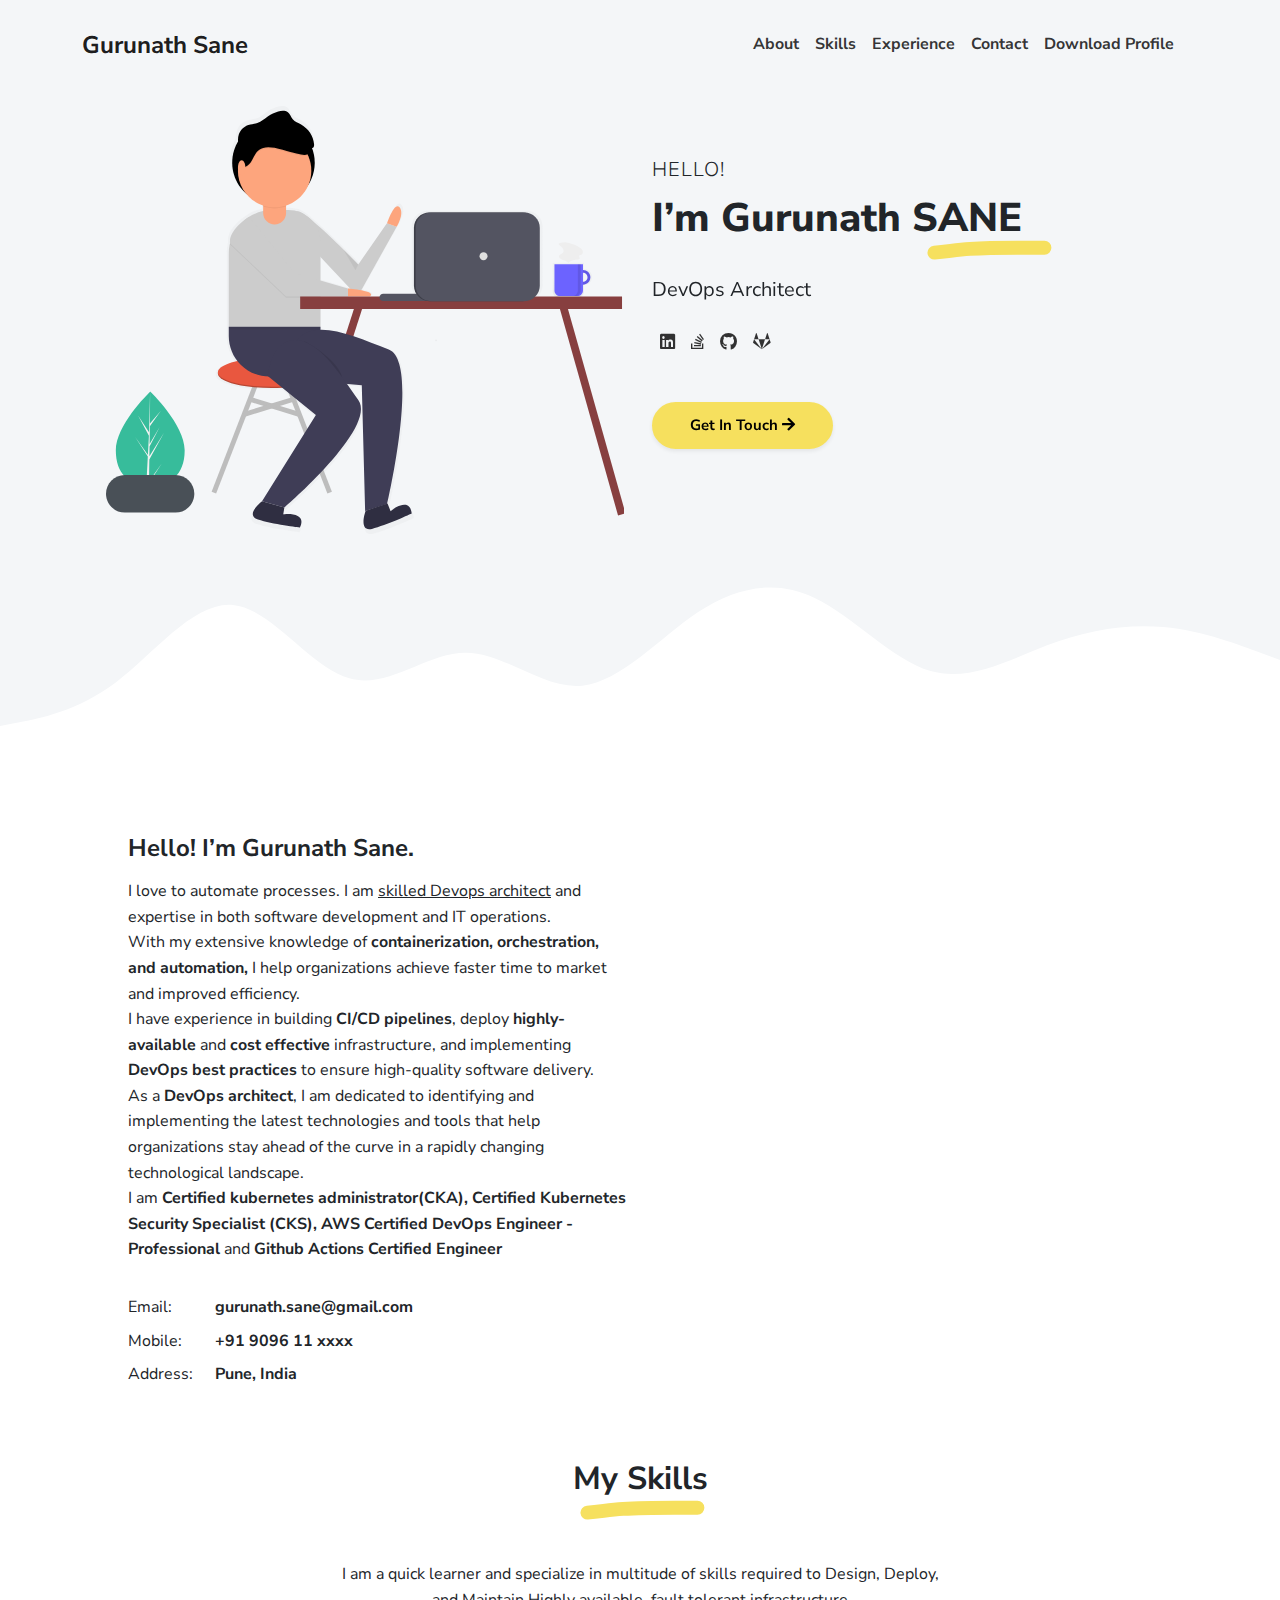
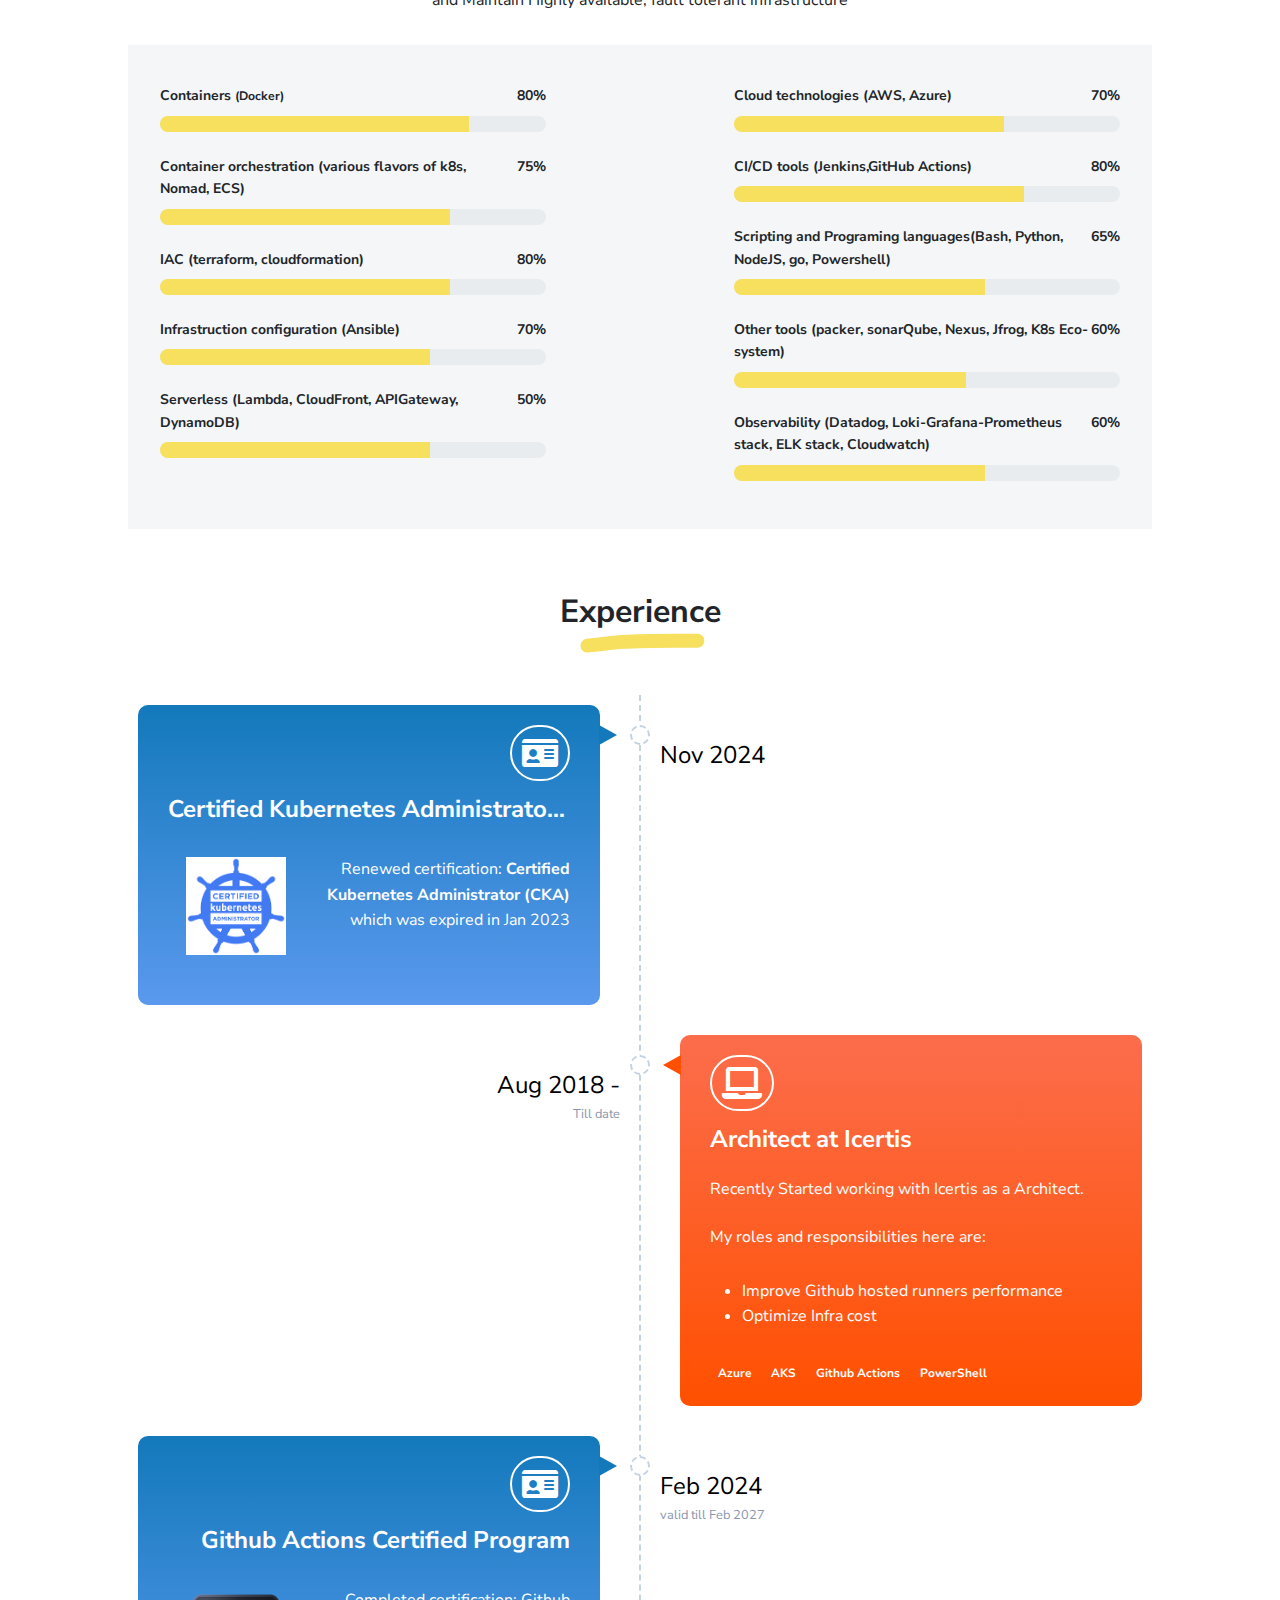
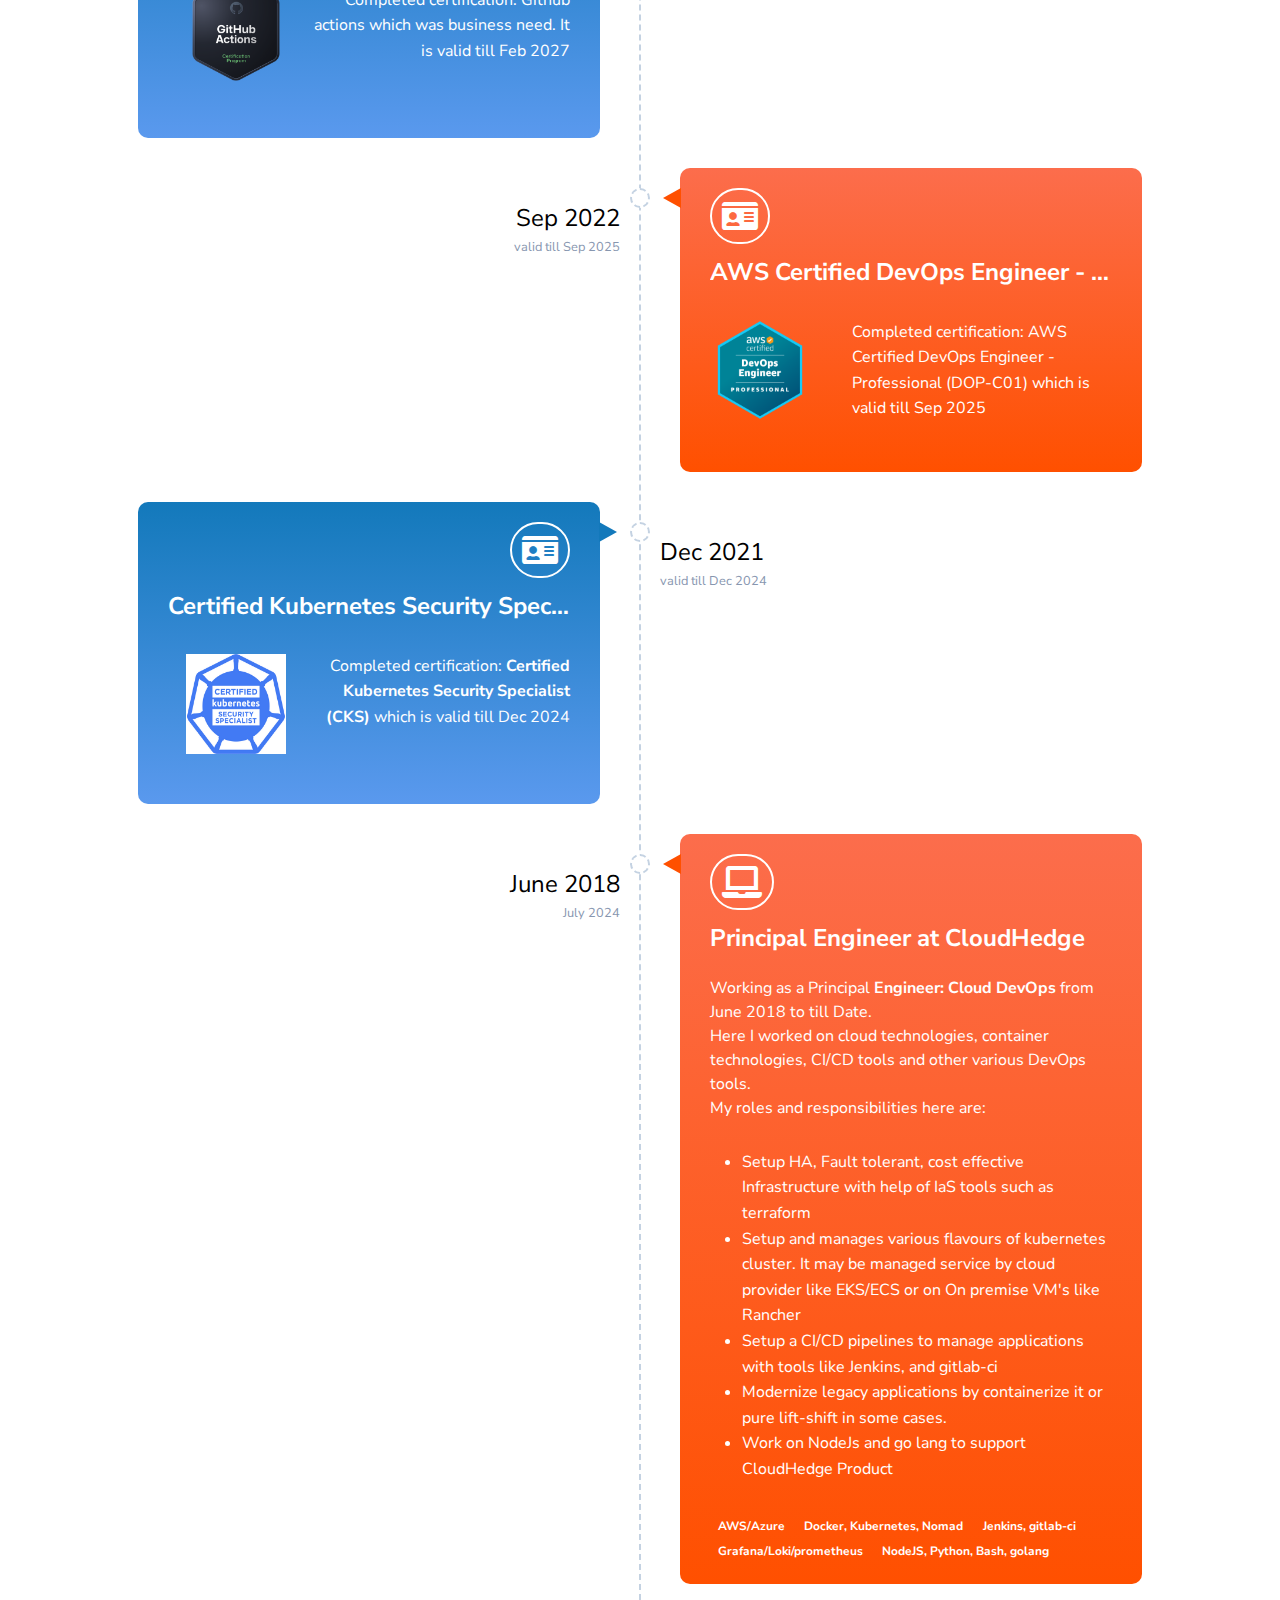
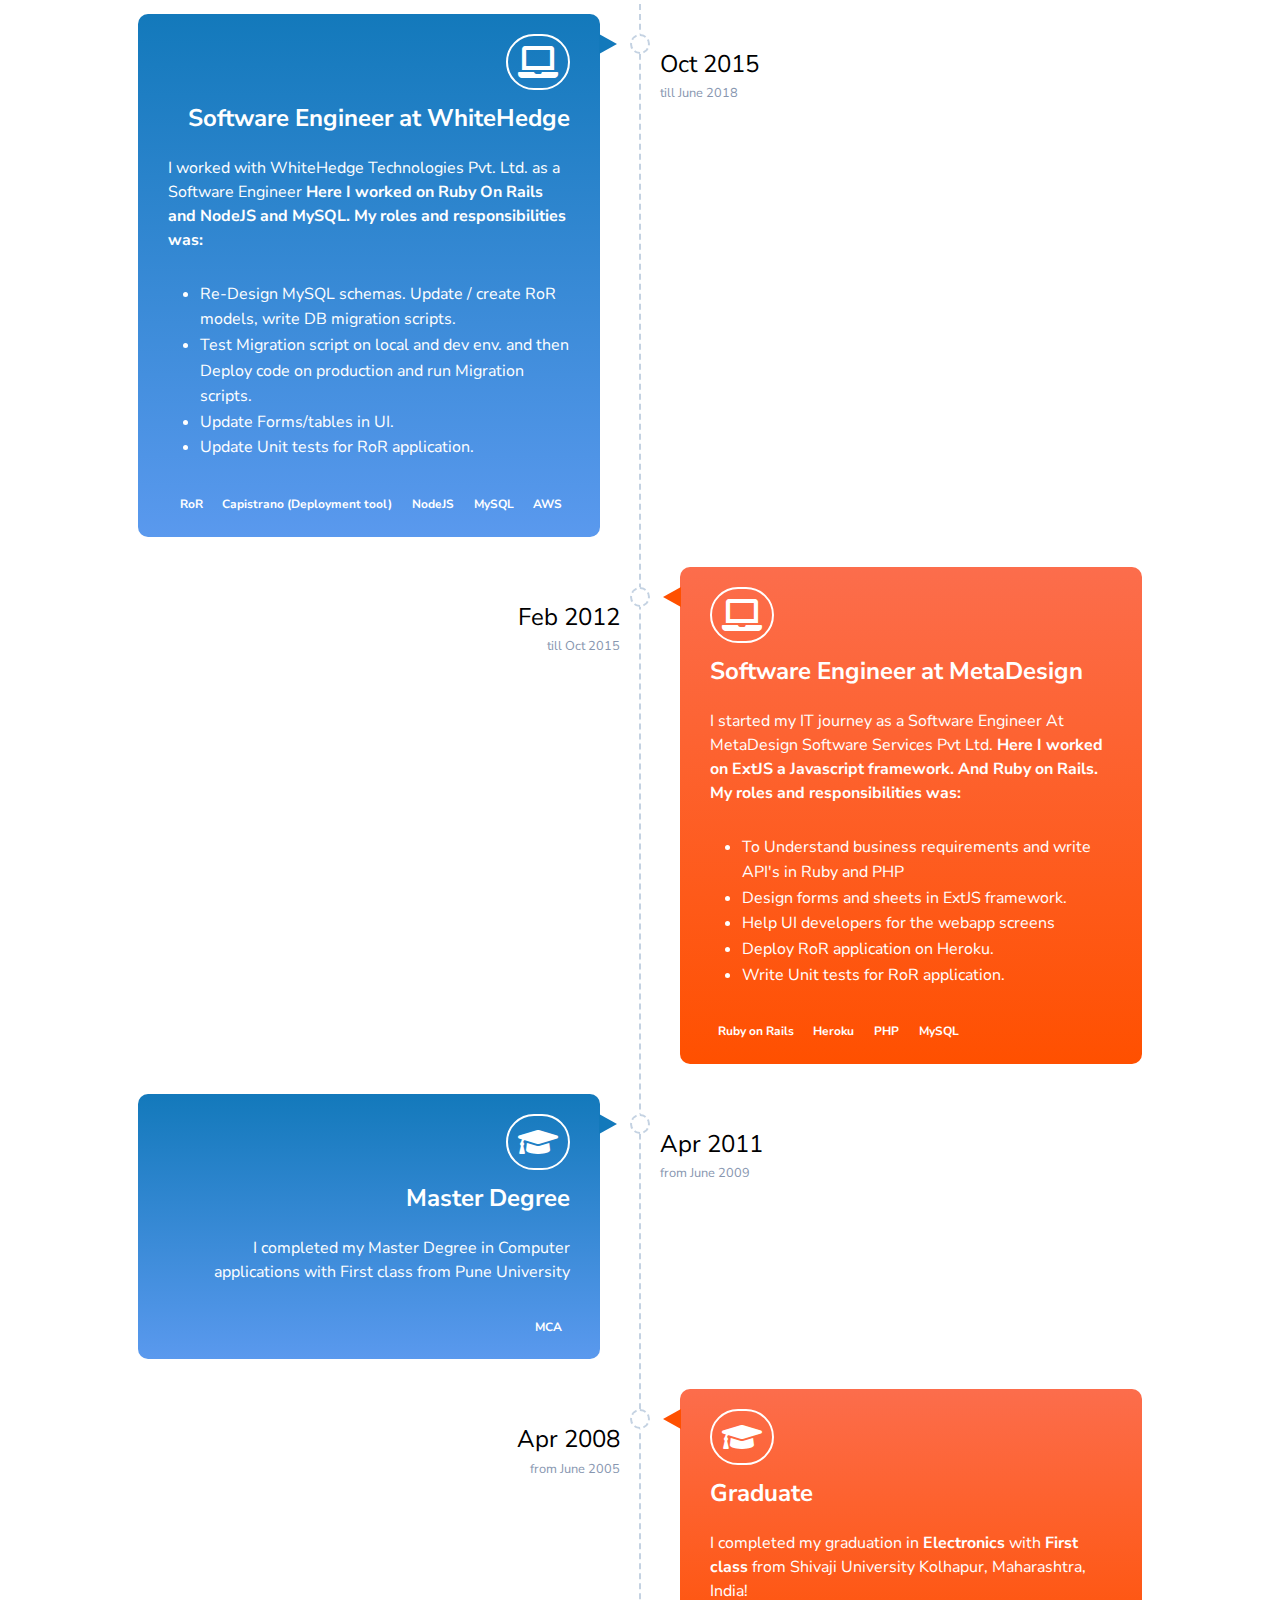
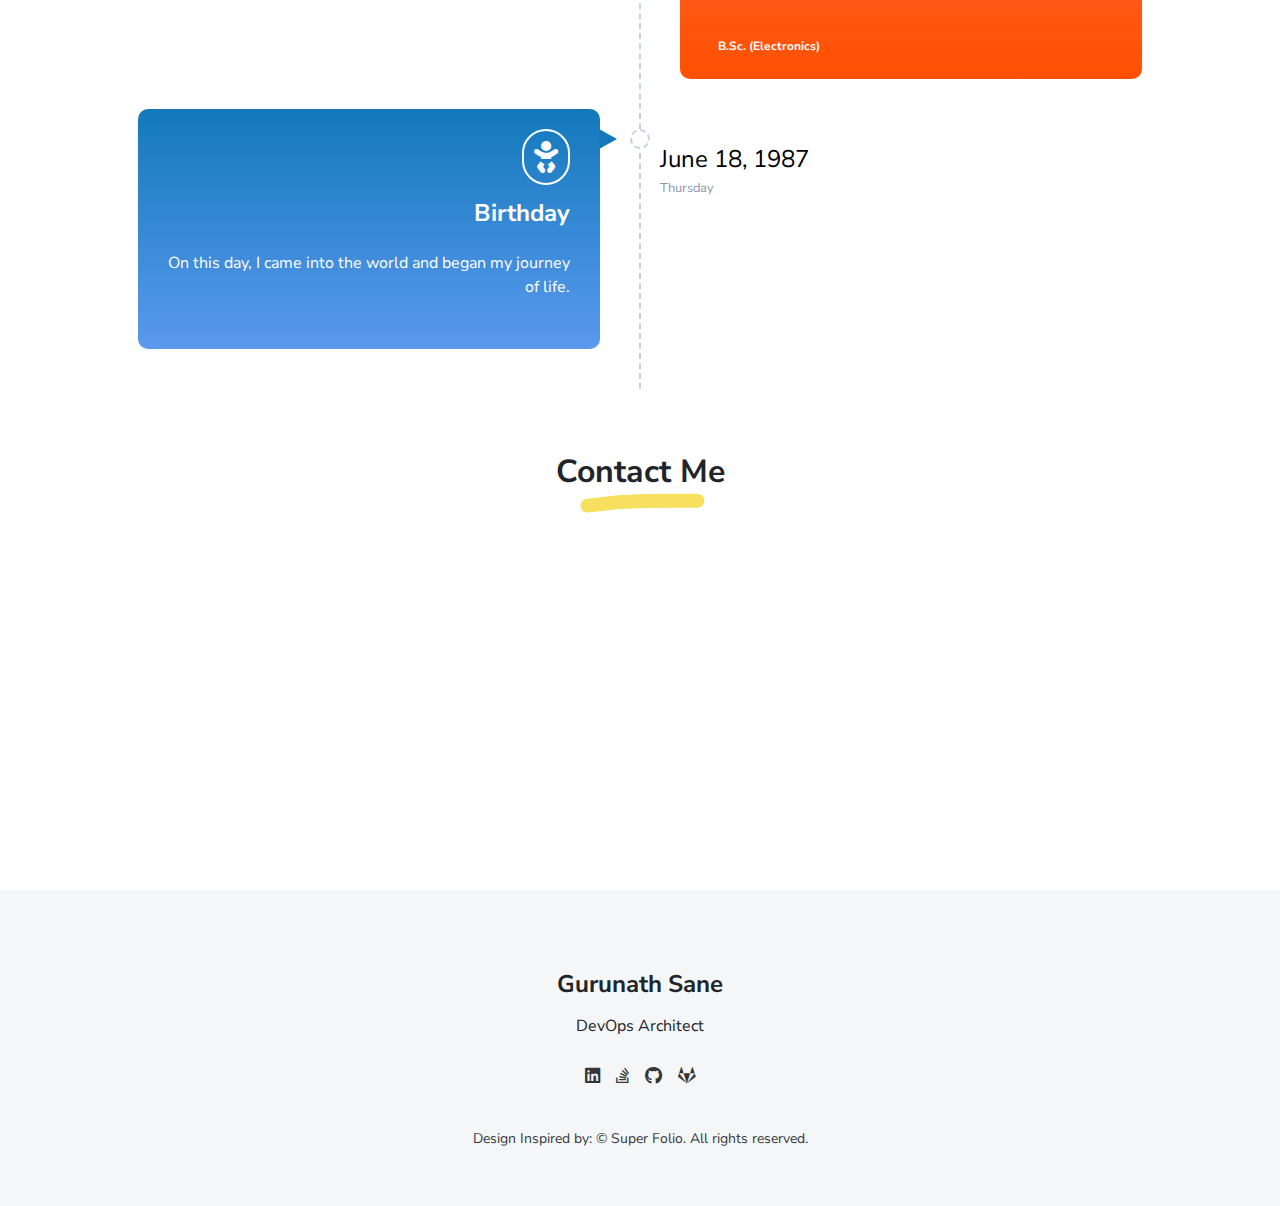
<file: index.html>
<!DOCTYPE html>
<!-- upto 2 directory depth-->
<html lang="en-US">

<head>
  <meta charset="UTF-8">
  <meta http-equiv="X-UA-Compatible" content="IE=edge">
  <meta name="viewport" content="width=device-width, initial-scale=1">
  <title>Gurunath Sane</title>
  <link rel="icon" type="./images/favicon.png" href="/images/favicon.ico">
  <link rel="preconnect" href="https://fonts.gstatic.com" crossorigin="crossorigin" />
  <link rel="preload" as="style"
    href="https://fonts.googleapis.com/css2?family=Nunito+Sans:wght@300;400;700;800&amp;display=swap" />
  <link rel="stylesheet"
    href="https://fonts.googleapis.com/css2?family=Nunito+Sans:wght@300;400;700;800&amp;display=swap" media="print"
    onload="this.media='all'" />
  <noscript>
    <link rel="stylesheet"
      href="https://fonts.googleapis.com/css2?family=Nunito+Sans:wght@300;400;700;800&amp;display=swap" />
  </noscript>
  <link href="./css/font-awesome/css/all.min.css?ver=1.2.0" rel="stylesheet">
  <link href="./css/bootstrap-icons/bootstrap-icons.css?ver=1.2.0" rel="stylesheet">
  <link href="./css/bootstrap.min.css?ver=1.2.0" rel="stylesheet">
  <link href="./css/aos.css?ver=1.2.0" rel="stylesheet">
  <link href="./css/main.css?ver=1.2.0" rel="stylesheet">
  <link href="./css/custom.css" rel="stylesheet">
  <noscript>
    <style type="text/css">
      [data-aos] {
        opacity: 1 !important;
        transform: translate(0) scale(1) !important;
      }
    </style>
  </noscript>
</head>

<body id="top">
  <header class="bg-light">
    <nav class="navbar navbar-expand-lg navbar-light bg-light" id="header-nav" role="navigation">
      <div class="container"><a class="link-dark navbar-brand site-title mb-0" href="#">Gurunath Sane</a>
        <button class="navbar-toggler" type="button" data-bs-toggle="collapse" data-bs-target="#navbarSupportedContent"
          aria-controls="navbarSupportedContent" aria-expanded="false" aria-label="Toggle navigation"><span
            class="navbar-toggler-icon"></span></button>
        <div class="collapse navbar-collapse" id="navbarSupportedContent">
          <ul class="navbar-nav ms-auto me-2">
            <li class="nav-item"><a class="nav-link" href="#about">About</a></li>
            <!-- <li class="nav-item"><a class="nav-link" href="#services">Services</a></li> -->
            <li class="nav-item"><a class="nav-link" href="#skills">Skills</a></li>
            <!-- <li class="nav-item"><a class="nav-link" href="#portfolio">Portfolio</a></li> -->
            <li class="nav-item"><a class="nav-link" href="#experience">Experience</a></li>
            <li class="nav-item"><a class="nav-link" href="#contact">Contact</a></li>
            <li class="nav-item"><a class="nav-link" href="./Gurunath_Sane.pdf" target="_blank">Download Profile</a></li>
          </ul>
        </div>
      </div>
    </nav>
  </header>
  <div class="page-content">
    <div id="content">
      <header>
        <div class="cover bg-light">
          <div class="container px-3">
            <div class="row">
              <div class="col-lg-6 p-2"><img class="img-fluid" src="images/illustrations/hello3.svg" alt="hello" />
              </div>
              <div class="col-lg-6">
                <div class="mt-5">
                  <p class="lead text-uppercase mb-1">Hello!</p>
                  <h1 class="intro-title marker" data-aos="fade-left" data-aos-delay="50">I’m Gurunath SANE</h1>
                  <p class="lead fw-normal mt-3" data-aos="fade-up" data-aos-delay="100">DevOps Architect</p>
                  <div class="social-nav" data-aos="fade-up" data-aos-delay="200">
                    <nav role="navigation">
                      <ul class="nav justify-content-left">
                        <li class="nav-item"><a class="nav-link"
                            href="https://www.linkedin.com/in/gurunath-sane-5a0a2a38/" title="LinkedIn"><i
                              class="fab fa-linkedin"></i><span class="menu-title sr-only">LinkedIn</span></a></li>
                        <li class="nav-item">
                          <a class="nav-link" href="https://stackoverflow.com/users/1736955/guru" title="StackOverflow">
                            <i class="fab fa-stack-overflow"></i><span class="menu-title sr-only">StackOverflow</span>
                          </a>
                        </li>
                        <li class="nav-item">
                          <a class="nav-link" href="https://github.com/gurunathsane" title="GitHub">
                            <i class="fab fa-github"></i><span class="menu-title sr-only">GitHub</span>
                          </a>
                        </li>
                        <li class="nav-item">
                          <a class="nav-link" href="https://gitlab.com/users/gurunathsane/projects" title="Gitlab">
                            <i class="fab fa-gitlab"></i><span class="menu-title sr-only">GitLab</span>
                          </a>
                        </li>
                        <!-- <li class="nav-item"><a class="nav-link" href="https://twitter.com/templateflip" title="Twitter"><i class="fab fa-twitter"></i><span class="menu-title sr-only">Twitter</span></a></li> -->
                        <!-- <li class="nav-item"><a class="nav-link" href="https://www.facebook.com/templateflip" title="Facebook"><i class="fab fa-facebook"></i><span class="menu-title sr-only">Facebook</span></a></li> -->
                        <!-- <li class="nav-item"><a class="nav-link" href="https://www.instagram.com/templateflip" title="Instagram"><i class="fab fa-instagram"></i><span class="menu-title sr-only">Instagram</span></a></li> -->
                      </ul>
                    </nav>
                  </div>
                  <div class="mt-3" data-aos="fade-up" data-aos-delay="200"><a
                      class="btn btn-primary shadow-sm mt-1 hover-effect" href="#contact">Get In Touch <i
                        class="fas fa-arrow-right"></i></a></div>
                </div>
              </div>
            </div>
          </div>
        </div>
        <div class="wave-bg"></div>
      </header>
      <div class="section pt-4 px-3 px-lg-4" id="about">
        <div class="container-narrow">
          <div class="row">
            <div class="col-md-6">
              <h2 class="h4 my-2">Hello! I’m Gurunath Sane.</h2>
              <p>
                I love to automate processes. I am <u>skilled Devops architect</u> and expertise in both software
                development and IT operations. <br />

                With my extensive knowledge of <b>containerization, orchestration, and automation, </b> I help
                organizations achieve faster time to market and improved efficiency. <br />

                I have experience in building <b>CI/CD pipelines</b>, deploy <b>highly-available</b> and <b>cost
                  effective</b> infrastructure, and implementing <b>DevOps best practices</b> to ensure high-quality
                software delivery. <br />

                As a <b>DevOps architect</b>, I am dedicated to identifying and implementing the latest technologies and
                tools that help organizations stay ahead of the curve in a rapidly changing technological landscape.
                <br />

                I am <b>Certified kubernetes administrator(CKA), Certified Kubernetes Security Specialist (CKS), AWS
                  Certified DevOps Engineer - Professional </b> and <b>Github Actions Certified Engineer</b>
              </p>
              <div class="row mt-3">
                <div class="col-sm-2">
                  <div class="pb-1">Email:</div>
                </div>
                <div class="col-sm-10">
                  <div class="pb-1 fw-bolder">gurunath.sane@gmail.com</div>
                </div>
                <div class="col-sm-2">
                  <div class="pb-1">Mobile:</div>
                </div>
                <div class="col-sm-10">
                  <div class="pb-1 fw-bolder">+91 9096 11 xxxx</div>
                </div>
                <div class="col-sm-2">
                  <div class="pb-1">Address:</div>
                </div>
                <div class="col-sm-10">
                  <div class="pb-1 fw-bolder">Pune, India</div>
                </div>
              </div>
            </div>
            <div class="col-md-5 offset-md-1" data-aos="fade-left" data-aos-delay="100"><img
                class="avatar img-fluid mt-2" src="images/gurunath.jpg" width="400" height="400" alt="Gurunath Sane" />
            </div>
          </div>
        </div>
      </div>
      <div class="section px-3 px-lg-4 pt-5" id="skills">
        <div class="container-narrow">
          <div class="text-center mb-5">
            <h2 class="marker marker-center">My Skills</h2>
          </div>
          <div class="text-center">
            <p class="mx-auto mb-3" style="max-width:600px">
              I am a quick learner and specialize in multitude of skills required to Design, Deploy, and Maintain Highly
              available, fault tolerant infrastructure</p>
          </div>
          <div class="bg-light p-3">
            <div class="row">
              <div class="col-md-5">
                <div class="py-1">
                  <div class="d-flex text-small fw-bolder"><span class="me-auto">Containers
                      <small>(Docker)</small></span><span>80%</span></div>
                  <div class="progress my-1">
                    <div class="progress-bar bg-primary" role="progressbar" data-aos="zoom-in-right"
                      data-aos-delay="100" data-aos-anchor=".skills-section" style="width: 80%" aria-valuenow="80"
                      aria-valuemin="0" aria-valuemax="100"></div>
                  </div>
                </div>
                <div class="py-1">
                  <div class="d-flex text-small fw-bolder"><span class="me-auto">Container orchestration (various
                      flavors of k8s, Nomad, ECS)</span><span>75%</span></div>
                  <div class="progress my-1">
                    <div class="progress-bar bg-primary" role="progressbar" data-aos="zoom-in-right"
                      data-aos-delay="200" data-aos-anchor=".skills-section" style="width: 75%" aria-valuenow="75"
                      aria-valuemin="0" aria-valuemax="100"></div>
                  </div>
                </div>
                <div class="py-1">
                  <div class="d-flex text-small fw-bolder"><span class="me-auto">IAC (terraform,
                      cloudformation)</span><span>80%</span></div>
                  <div class="progress my-1">
                    <div class="progress-bar bg-primary" role="progressbar" data-aos="zoom-in-right"
                      data-aos-delay="300" data-aos-anchor=".skills-section" style="width: 75%" aria-valuenow="75"
                      aria-valuemin="0" aria-valuemax="100"></div>
                  </div>
                </div>
                <div class="py-1">
                  <div class="d-flex text-small fw-bolder"><span class="me-auto">Infrastruction configuration
                      (Ansible)</span><span>70%</span></div>
                  <div class="progress my-1">
                    <div class="progress-bar bg-primary" role="progressbar" data-aos="zoom-in-right"
                      data-aos-delay="300" data-aos-anchor=".skills-section" style="width: 70%" aria-valuenow="70"
                      aria-valuemin="0" aria-valuemax="100"></div>
                  </div>
                </div>
                <div class="py-1">
                  <div class="d-flex text-small fw-bolder"><span class="me-auto">Serverless (Lambda, CloudFront, APIGateway, DynamoDB)</span><span>50%</span></div>
                  <div class="progress my-1">
                    <div class="progress-bar bg-primary" role="progressbar" data-aos="zoom-in-right"
                      data-aos-delay="300" data-aos-anchor=".skills-section" style="width: 70%" aria-valuenow="70"
                      aria-valuemin="0" aria-valuemax="100"></div>
                  </div>
                </div>
              </div>
              <div class="col-md-5 offset-md-2">
                <div class="py-1">
                  <div class="d-flex text-small fw-bolder"><span class="me-auto">Cloud technologies (AWS,
                      Azure)</span><span>70%</span></div>
                  <div class="progress my-1">
                    <div class="progress-bar bg-primary" role="progressbar" data-aos="zoom-in-right"
                      data-aos-delay="400" data-aos-anchor=".skills-section" style="width: 70%" aria-valuenow="70"
                      aria-valuemin="0" aria-valuemax="100"></div>
                  </div>
                </div>
                <div class="py-1">
                  <div class="d-flex text-small fw-bolder"><span class="me-auto">CI/CD tools (Jenkins,GitHub Actions)</span><span>80%</span></div>
                  <div class="progress my-1">
                    <div class="progress-bar bg-primary" role="progressbar" data-aos="zoom-in-right"
                      data-aos-delay="500" data-aos-anchor=".skills-section" style="width: 75%" aria-valuenow="75"
                      aria-valuemin="0" aria-valuemax="100"></div>
                  </div>
                </div>
                <div class="py-1">
                  <div class="d-flex text-small fw-bolder"><span class="me-auto">Scripting and Programing
                      languages(Bash, Python, NodeJS, go, Powershell)</span><span>65%</span></div>
                  <div class="progress my-1">
                    <div class="progress-bar bg-primary" role="progressbar" data-aos="zoom-in-right"
                      data-aos-delay="600" data-aos-anchor=".skills-section" style="width: 65%" aria-valuenow="65"
                      aria-valuemin="0" aria-valuemax="100"></div>
                  </div>
                </div>
                <div class="py-1">
                  <div class="d-flex text-small fw-bolder"><span class="me-auto">Other tools (packer, sonarQube, Nexus,
                      Jfrog, K8s Eco-system)</span><span>60%</span></div>
                  <div class="progress my-1">
                    <div class="progress-bar bg-primary" role="progressbar" data-aos="zoom-in-right"
                      data-aos-delay="600" data-aos-anchor=".skills-section" style="width: 60%" aria-valuenow="60"
                      aria-valuemin="0" aria-valuemax="100"></div>
                  </div>
                </div>
                <div class="py-1">
                  <div class="d-flex text-small fw-bolder"><span class="me-auto">Observability (Datadog, Loki-Grafana-Prometheus stack, ELK stack, Cloudwatch)</span><span>60%</span></div>
                  <div class="progress my-1">
                    <div class="progress-bar bg-primary" role="progressbar" data-aos="zoom-in-right"
                      data-aos-delay="600" data-aos-anchor=".skills-section" style="width: 65%" aria-valuenow="65"
                      aria-valuemin="0" aria-valuemax="100"></div>
                  </div>
                </div>
              </div>
            </div>
          </div>
        </div>
      </div>
      <div class="section px-3 px-lg-4 pt-5" id="experience">
        <div class="container-narrow">
          <div class="text-center mb-5">
            <h2 class="marker marker-center">Experience</h2>
          </div>

          <!-- Timeline start -->
          <div class="timeline">
            <div class="timeline-row">
              <div class="timeline-time">
                Nov 2024
              </div>
              <div class="timeline-dot green-two-bg"></div>
              <div class="timeline-content green-two">
                <i class="fa fa-id-card"></i>
                <h4>Certified Kubernetes Administrator (CKA) </h4>
                <p>
                <div class="row">
                  <div class="col-md-4">
                    <img src="./images/cka.png" style="width: 100px;">
                  </div>
                  <div class="col-md-8">
                    Renewed certification: <b>Certified Kubernetes Administrator (CKA) </b> which was expired in Jan 2023
                  </div>
                </div>
                </p>
              </div>
            </div>
            <div class="timeline-row">
              <div class="timeline-time">
                Aug 2018 -<small> Till date</small>
              </div>
              <div class="timeline-dot green-one-bg"></div>
              <div class="timeline-content green-one">
                <i class="fa fa-laptop"></i>
                <h4>Architect at Icertis</h4>
                <p>
                  Recently Started working with Icertis as a Architect. <br /><br />
                  My roles and responsibilities here are:
                <ul>
                  <li>Improve Github hosted runners performance </li>
                  <li>Optimize Infra cost</li>
                </ul>
                </p>
                <div class="">
                  <span class="badge badge-light">Azure</span>
                  <span class="badge badge-light">AKS</span>
                  <span class="badge badge-light">Github Actions</span>
                  <span class="badge badge-light">PowerShell</span>
                </div>
              </div>
            </div>
            <div class="timeline-row">
              <div class="timeline-time">
                Feb 2024<small>valid till Feb 2027</small>
              </div>
              <div class="timeline-dot green-two-bg"></div>
              <div class="timeline-content green-two">
                <i class="fa fa-id-card"></i>
                <h4>Github Actions Certified Program</h4>
                <p>
                <div class="row">
                  <div class="col-md-4">
                    <img src="./images/githubactions.png" style="width: 100px;">
                  </div>
                  <div class="col-md-8">
                    Completed certification: Github actions which was business need. It is valid till
                    Feb 2027
                  </div>
                </div>
                </p>
              </div>
            </div>
            <div class="timeline-row">
              <div class="timeline-time">
                Sep 2022<small>valid till Sep 2025</small>
              </div>
              <div class="timeline-dot green-two-bg"></div>
              <div class="timeline-content green-two">
                <i class="fa fa-id-card"></i>
                <h4>AWS Certified DevOps Engineer - Professional (DOP-C01) </h4>
                <p>
                <div class="row">
                  <div class="col-md-4">
                    <img src="./images/DOP-C01.png" style="width: 100px;">
                  </div>
                  <div class="col-md-8">
                    Completed certification: AWS Certified DevOps Engineer - Professional (DOP-C01) which is valid till
                    Sep 2025
                  </div>
                </div>
                </p>
              </div>
            </div>
            <div class="timeline-row">
              <div class="timeline-time">
                Dec 2021<small>valid till Dec 2024</small>
              </div>
              <div class="timeline-dot green-two-bg"></div>
              <div class="timeline-content green-two">
                <i class="fa fa-id-card "></i>
                <h4>Certified Kubernetes Security Specialist (CKS)</h4>
                <p>
                <div class="row">
                  <div class="col-md-4">
                    <img src="./images/cks.png" style="width: 100px;">
                  </div>
                  <div class="col-md-8">
                    Completed certification: <b>Certified Kubernetes Security Specialist (CKS)</b> which is valid till
                    Dec 2024
                  </div>
                </div>
                </p>
              </div>
            </div>
            
            <div class="timeline-row">
              <div class="timeline-time">
                June 2018<small> July 2024</small>
              </div>
              <div class="timeline-dot green-one-bg"></div>
              <div class="timeline-content green-one">
                <i class="fa fa-laptop"></i>
                <h4>Principal Engineer at CloudHedge</h4>
                <p>
                  Working as a Principal <b>Engineer: Cloud DevOps</b> from June 2018 to till Date. <br />
                  Here I worked on cloud technologies, container technologies, CI/CD tools and other various DevOps
                  tools. <br />

                  My roles and responsibilities here are:
                <ul>
                  <li>Setup HA, Fault tolerant, cost effective Infrastructure with help of IaS tools such as terraform
                  </li>
                  <li>Setup and manages various flavours of kubernetes cluster. It may be managed service by cloud
                    provider like EKS/ECS or on On premise VM's like Rancher</li>
                  <li>Setup a CI/CD pipelines to manage applications with tools like Jenkins, and gitlab-ci</li>
                  <li>Modernize legacy applications by containerize it or pure lift-shift in some cases.</li>
                  <li>Work on NodeJs and go lang to support CloudHedge Product</li>
                </ul>
                </p>
                <div class="">
                  <span class="badge badge-light">AWS/Azure</span>
                  <span class="badge badge-light">Docker, Kubernetes, Nomad</span>
                  <span class="badge badge-light">Jenkins, gitlab-ci</span>
                  <span class="badge badge-light">Grafana/Loki/prometheus</span>
                  <span class="badge badge-light">NodeJS, Python, Bash, golang</span>
                </div>
              </div>
            </div>
            <div class="timeline-row">
              <div class="timeline-time">
                Oct 2015<small>till June 2018</small>
              </div>
              <div class="timeline-dot green-two-bg"></div>
              <div class="timeline-content green-two">
                <i class="fa fa-laptop"></i>
                <h4>Software Engineer at WhiteHedge</h4>
                <p class="left-align">
                  I worked with WhiteHedge Technologies Pvt. Ltd. as a Software Engineer

                  <span class="left-align"><b>Here I worked on Ruby On Rails and NodeJS and MySQL. My roles and
                      responsibilities was: </b></span><br />
                <ul>
                  <li>Re-Design MySQL schemas. Update / create RoR models, write DB migration scripts.</li>
                  <li>Test Migration script on local and dev env. and then Deploy code on production and run Migration
                    scripts.</li>
                  <li>Update Forms/tables in UI.</li>
                  <li>Update Unit tests for RoR application.</li>
                </ul>
                </p>
                <div>
                  <span class="badge badge-light">RoR</span>
                  <span class="badge badge-light">Capistrano (Deployment tool)</span>
                  <span class="badge badge-light">NodeJS</span>
                  <span class="badge badge-light">MySQL</span>
                  <span class="badge badge-light">AWS</span>
                </div>
              </div>
            </div>
            <div class="timeline-row">
              <div class="timeline-time">
                Feb 2012<small>till Oct 2015</small>
              </div>
              <div class="timeline-dot "></div>
              <div class="timeline-content ">
                <i class="fa fa-laptop"></i>
                <h4>Software Engineer at MetaDesign</h4>
                <p>
                  I started my IT journey as a Software Engineer At MetaDesign Software Services Pvt Ltd.

                  <b>Here I worked on ExtJS a Javascript framework. And Ruby on Rails.
                    My roles and responsibilities was: </b><br />
                <ul>
                  <li>To Understand business requirements and write API's in Ruby and PHP</li>
                  <li>Design forms and sheets in ExtJS framework.</li>
                  <li>Help UI developers for the webapp screens</li>
                  <li>Deploy RoR application on Heroku. </li>
                  <li>Write Unit tests for RoR application.</li>
                </ul>
                </p>
                <div>
                  <span class="badge badge-light">Ruby on Rails</span>
                  <span class="badge badge-light">Heroku</span>
                  <span class="badge badge-light">PHP</span>
                  <span class="badge badge-light">MySQL</span>
                </div>
              </div>
            </div>
            <div class="timeline-row">
              <div class="timeline-time">
                Apr 2011<small>from June 2009</small>
              </div>
              <div class="timeline-dot green-four-bg"></div>
              <div class="timeline-content green-four">
                <i class="fa fa-graduation-cap"></i>
                <h4>Master Degree</h4>
                <p class="no-margin">I completed my Master Degree in Computer applications with First class from <a
                    link="http://www.unipune.ac.in/">Pune University</a> </p>
                <div>
                  <span class="badge badge-light">MCA</span>
                </div>
              </div>
            </div>
            <div class="timeline-row">
              <div class="timeline-time">
                Apr 2008<small>from June 2005</small>
              </div>
              <div class="timeline-dot teal-bg"></div>
              <div class="timeline-content teal">
                <i class="fa fa-graduation-cap"></i>
                <h4>Graduate</h4>
                <p class="no-margin">I completed my graduation in <b>Electronics</b> with <b>First class</b> from <a
                    link="https://www.unishivaji.ac.in/">Shivaji University Kolhapur, Maharashtra, India!</a> </p>
                <div>
                  <span class="badge badge-light">B.Sc. (Electronics)</span>
                </div>
              </div>
            </div>
            <div class="timeline-row">
              <div class="timeline-time">
                June 18, 1987 <small>Thursday</small>
              </div>
              <div class="timeline-dot sea-green-bg"></div>
              <div class="timeline-content sea-green">
                <i class="fa fa-baby"></i>
                <h4>Birthday</h4>
                <p>On this day, I came into the world and began my journey of life.</p>
                <div>
                  <span class="badge badge-light"></span>
                  <span class="badge badge-light"></span>
                </div>
              </div>
            </div>
          </div>
          <!-- Timeline end -->
          
        </div>
      </div>
      <div class="section px-2 px-lg-4 pb-4 pt-5 mb-5" id="contact">
        <div class="container-narrow">
          <div class="text-center mb-5">
            <h2 class="marker marker-center">Contact Me</h2>
          </div>
          <div class="row">
            <div class="col-md-6" data-aos="fade-left" data-aos-delay="300">
              <div class="mt-3 px-1">
                <div class="h5">Let’s talk how we can help each other!</div>
                <p>Or get in touch using my email.</p>
                <p>See you!</p>
              </div>
              <div class="mt-53 px-1">
                <div class="row">
                  <div class="col-sm-2">
                    <div class="pb-1">Email:</div>
                  </div>
                  <div class="col-sm-10">
                    <div class="pb-1 fw-bolder">gurunath.sane@gmail.com</div>
                  </div>
                  <div class="col-sm-2">
                    <div class="pb-1">Mobile:</div>
                  </div>
                  <div class="col-sm-10">
                    <div class="pb-1 fw-bolder">+91 9096 11 xxxx</div>
                  </div>
                </div>
              </div>
            </div>
          </div>
        </div>
      </div>
      <footer class="pt-4 pb-4 text-center bg-light">
        <div class="container">
          <div class="my-3">
            <div class="h4">Gurunath Sane</div>
            <p>DevOps Architect</p>
            <div class="social-nav">
              <nav role="navigation">
                <ul class="nav justify-content-center">
                  <li class="nav-item"><a class="nav-link" href="https://www.linkedin.com/in/gurunath-sane-5a0a2a38/"
                      title="LinkedIn"><i class="fab fa-linkedin"></i><span
                        class="menu-title sr-only">LinkedIn</span></a></li>
                  <li class="nav-item">
                    <a class="nav-link" href="https://stackoverflow.com/users/1736955/guru" title="StackOverflow">
                      <i class="fab fa-stack-overflow"></i><span class="menu-title sr-only">StackOverflow</span>
                    </a>
                  </li>
                  <li class="nav-item">
                    <a class="nav-link" href="https://github.com/gurunathsane" title="GitHub">
                      <i class="fab fa-github"></i><span class="menu-title sr-only">GitHub</span>
                    </a>
                  </li>
                  <li class="nav-item">
                    <a class="nav-link" href="https://gitlab.com/users/gurunathsane/projects" title="Gitlab">
                      <i class="fab fa-gitlab"></i><span class="menu-title sr-only">GitLab</span>
                    </a>
                  </li>

                </ul>
              </nav>
            </div>
          </div>
          <div class="text-small text-secondary">
            <div class="mb-1">Design Inspired by: &copy; Super Folio. All rights reserved.</div>
          </div>
        </div>
      </footer>
    </div>
  </div>
  <div id="scrolltop"><a class="btn btn-secondary" href="#top"><span class="icon"><i
          class="fas fa-angle-up fa-x"></i></span></a></div>
  <script src="./scripts/imagesloaded.pkgd.min.js?ver=1.2.0"></script>
  <script src="./scripts/masonry.pkgd.min.js?ver=1.2.0"></script>
  <script src="./scripts/BigPicture.min.js?ver=1.2.0"></script>
  <script src="./scripts/purecounter.min.js?ver=1.2.0"></script>
  <script src="./scripts/bootstrap.bundle.min.js?ver=1.2.0"></script>
  <script src="./scripts/aos.min.js?ver=1.2.0"></script>
  <script src="./scripts/main.js?ver=1.2.0"></script>
</body>

</html>
</file>
<file: css/main.css>
html, body {
  overflow-x: hidden;
}

/**
 * Enable smooth scrolling on the whole document
 */
html {
  scroll-behavior: smooth;
}

/**
 * Disable smooth scrolling when users have prefers-reduced-motion enabled
 */
@media screen and (prefers-reduced-motion: reduce) {
  html {
    scroll-behavior: auto;
  }
}

/**
 * Add .section to every anchored element for scroll margin
 */
.section {
  scroll-margin-top: 2rem;
}

/* Header */
.site-title {
  font-size: 1.5rem;
  font-weight: 700;
  line-height: 3rem;
  text-decoration: none;
}

@media (min-width: 48em) {
  .site-title {
    float: left;
  }
}

.nav-link {
  font-weight: 700;
  color: rgba(0, 0, 0, 0.8) !important;
}

.social-nav .nav-link {
  padding: 0 0.5rem;
  font-size: 1.1rem;
  line-height: 2.5rem;
}

.nav-link:hover,
.nav-link:focus,
.active .nav-link {
  color: rgba(0, 0, 0, 0.6) !important;
}

/* Hero (intro) section */
.intro-title {
  font-weight: 800;
}

@-webkit-keyframes animateWave {
  0% {
    transform: scale(1, 0);
  }
  100% {
    transform: scale(1, 1);
  }
}

@keyframes animateWave {
  0% {
    transform: scale(1, 0);
  }
  100% {
    transform: scale(1, 1);
  }
}

.wave-bg {
  display: block;
  height: 220px;
  width: 100%;
  min-width: 600px;
  transform-origin: top;
  -webkit-animation: animateWave 2000ms cubic-bezier(0.23, 1, 0.32, 1) forwards;
          animation: animateWave 2000ms cubic-bezier(0.23, 1, 0.32, 1) forwards;
  background-image: url("../images/wave-bg.svg");
  background-position: center;
  background-repeat: no-repeat;
}

img.avatar {
  border-radius: 30px;
}

/* Masonary grid for portfolio */
.grid:after {
  content: '';
  display: block;
  clear: both;
}

/* Grid Item */
.grid-sizer,
.grid-item {
  width: 100%;
}

.grid-item {
  padding-bottom: 12px;
}

@media (min-width: 48em) {
  .grid-sizer,
  .grid-item {
    width: 25%;
  }
  .grid-item {
    float: left;
    padding: 6px;
  }
}

.grid-item img {
  display: block;
  width: 100%;
  max-width: 100%;
}

/* Portfolio */
.portolio-section .container {
  padding: 0;
}

.portfolio-item {
  position: relative;
  overflow: hidden;
  text-align: center;
  margin: 0;
}

.portfolio-item figcaption {
  position: absolute;
  top: auto;
  bottom: 0;
  left: 0;
  width: 100%;
  padding: 12px;
  background: rgba(255, 255, 255, 0.75);
  transition: transform 0.35s;
  transform: translate3d(0, 100%, 0);
}

.portfolio-item figcaption h4 {
  color: #222;
  font-size: 16px;
  text-transform: uppercase;
  font-weight: 700;
  margin-bottom: 3px;
}

.portfolio-item figcaption p {
  color: #444;
  font-size: 14px;
  font-weight: 600;
  margin-bottom: 0;
}

.portfolio-item:hover figcaption {
  transform: translate3d(0, 0, 0);
}

/* Portolio Caption */
#bp_container .bp-xc {
  background: #F6E05E !important;
}

#bp_caption a {
  text-decoration: none;
}

/* Footer section */
footer a:not(.nav-link) {
  color: inherit;
  font-weight: 600;
  text-decoration: none;
  cursor: pointer;
}

/* Scroll Top */
#scrolltop {
  display: block;
  visibility: hidden;
  opacity: 0;
  transition: visibility 0s, opacity 0.5s ease-in;
  position: fixed;
  bottom: 20px;
  right: 20px;
}

#scrolltop .btn {
  padding: 3px 11px;
  border-radius: 50%;
}

/* Additional utility styles */
.container-narrow {
  max-width: 1024px;
  margin: 0 auto;
}

.text-small {
  font-size: 0.875rem;
}

.text-uppercase {
  letter-spacing: 0.05em;
}

.hover-effect {
  transition: transform .18s ease-in-out;
}

.hover-effect:hover {
  transform: translateY(-2px);
}

.marker {
  position: relative;
  display: inline;
  width: auto;
}

.marker-center {
  padding-right: 0;
}

.marker:after {
  content: "";
  width: 125px;
  height: 30px;
  position: absolute;
  bottom: -25px;
  right: -30px;
  background-image: url("../images/marker.svg");
  background-repeat: no-repeat;
}

.marker-center:after {
  bottom: -30px;
  left: 50%;
  margin-left: -60px;
}

@media (max-width: 575.98px) {
  .marker {
    padding-right: 0;
  }
  .marker:after {
    bottom: -30px;
    left: 50%;
    margin-left: -60px;
  }
}

.entry-title a {
  text-decoration: none;
}
</file>
<file: css/custom.css>
.timeline {
    position: relative;
    padding: 10px;
    margin: 0 auto;
    overflow: hidden;
    color: #ffffff;
}

.timeline:after {
    content: "";
    position: absolute;
    top: 0;
    left: 50%;
    margin-left: -1px;
    border-right: 2px dashed #c4d2e2;
    height: 100%;
    display: block;
}

.timeline-row {
    padding-left: 50%;
    position: relative;
    margin-bottom: 30px;
}

.timeline-row .timeline-time {
    position: absolute;
    right: 50%;
    top: 31px;
    text-align: right;
    margin-right: 20px;
    color: #000000;
    font-size: 1.5rem;
}

.timeline-row .timeline-time small {
    display: block;
    font-size: .8rem;
    color: #8796af;
}

.timeline-row .timeline-content {
    position: relative;
    padding: 20px 30px;
    -webkit-border-radius: 10px;
    -moz-border-radius: 10px;
    border-radius: 10px;
}

.timeline-row .timeline-content:after {
    content: "";
    position: absolute;
    top: 20px;
    height: 3px;
    width: 40px;
}

.timeline-row .timeline-content:before {
    content: "";
    position: absolute;
    top: 20px;
    right: -50px;
    width: 20px;
    height: 20px;
    -webkit-border-radius: 100px;
    -moz-border-radius: 100px;
    border-radius: 100px;
    z-index: 100;
    background: #ffffff;
    border: 2px dashed #c4d2e2;
}

.timeline-row .timeline-content h4 {
    margin: 0 0 20px 0;
    overflow: hidden;
    white-space: nowrap;
    text-overflow: ellipsis;
    line-height: 150%;
}

.timeline-row .timeline-content p {
    margin-bottom: 30px;
    line-height: 150%;
}

.timeline-row .timeline-content i {
    font-size: 2rem;
    color: #ffffff;
    line-height: 100%;
    padding: 10px;
    border: 2px solid #ffffff;
    -webkit-border-radius: 100px;
    -moz-border-radius: 100px;
    border-radius: 100px;
    margin-bottom: 10px;
    display: inline-block;
}

.timeline-row .timeline-content .thumbs {
    margin-bottom: 20px;
}

.timeline-row .timeline-content .thumbs img {
    margin-bottom: 10px;
}

.timeline-row:nth-child(even) .timeline-content {
    background-color: #ff5000;
    /* Fallback Color */
    background-image: -webkit-gradient(linear, left top, left bottom, from(#fc6d4c), to(#ff5000));
    /* Saf4+, Chrome */
    background-image: -webkit-linear-gradient(top, #fc6d4c, #ff5000);
    /* Chrome 10+, Saf5.1+, iOS 5+ */
    background-image: -moz-linear-gradient(top, #fc6d4c, #ff5000);
    /* FF3.6 */
    background-image: -ms-linear-gradient(top, #fc6d4c, #ff5000);
    /* IE10 */
    background-image: -o-linear-gradient(top, #fc6d4c, #ff5000);
    /* Opera 11.10+ */
    background-image: linear-gradient(top, #fc6d4c, #ff5000);
    margin-left: 40px;
    text-align: left;
}

.timeline-row:nth-child(even) .timeline-content:after {
    left: -39px;
    border-right: 18px solid #ff5000;
    border-top: 10px solid transparent;
    border-bottom: 10px solid transparent;
}

.timeline-row:nth-child(even) .timeline-content:before {
    left: -50px;
    right: initial;
}

.timeline-row:nth-child(odd) {
    padding-left: 0;
    padding-right: 50%;
}

.timeline-row:nth-child(odd) .timeline-time {
    right: auto;
    left: 50%;
    text-align: left;
    margin-right: 0;
    margin-left: 20px;
}

.timeline-row:nth-child(odd) .timeline-content {
    background-color: #5a99ee;
    /* Fallback Color */
    background-image: -webkit-gradient(linear, left top, left bottom, from(#1379bb), to(#5a99ee));
    /* Saf4+, Chrome */
    background-image: -webkit-linear-gradient(top, #1379bb, #5a99ee);
    /* Chrome 10+, Saf5.1+, iOS 5+ */
    background-image: -moz-linear-gradient(top, #1379bb, #5a99ee);
    /* FF3.6 */
    background-image: -ms-linear-gradient(top, #1379bb, #5a99ee);
    /* IE10 */
    background-image: -o-linear-gradient(top, #1379bb, #5a99ee);
    /* Opera 11.10+ */
    background-image: linear-gradient(top, #1379bb, #5a99ee);
    margin-right: 40px;
    margin-left: 0;
    text-align: right;
}

.timeline-row:nth-child(odd) .timeline-content ul {
    text-align: left;
}

.timeline-row:nth-child(odd) .timeline-content p.left-align {
    text-align: left;
}

.timeline-row:nth-child(odd) .timeline-content:after {
    right: -39px;
    border-left: 18px solid #1379bb;
    border-top: 10px solid transparent;
    border-bottom: 10px solid transparent;
}

@media (max-width: 767px) {
    .timeline {
        padding: 15px 10px;
    }
    .timeline:after {
        left: 28px;
    }
    .timeline .timeline-row {
        padding-left: 0;
        margin-bottom: 16px;
    }
    .timeline .timeline-row .timeline-time {
        position: relative;
        right: auto;
        top: 0;
        text-align: left;
        margin: 0 0 6px 56px;
    }
    .timeline .timeline-row .timeline-time strong {
        display: inline-block;
        margin-right: 10px;
    }
    .timeline .timeline-row .timeline-icon {
        top: 52px;
        left: -2px;
        margin-left: 0;
    }
    .timeline .timeline-row .timeline-content {
        padding: 15px;
        margin-left: 56px;
        box-shadow: 0 1px 2px rgba(0, 0, 0, 0.1);
        position: relative;
    }
    .timeline .timeline-row .timeline-content:after {
        right: auto;
        left: -39px;
        top: 32px;
    }
    .timeline .timeline-row:nth-child(odd) {
        padding-right: 0;
    }
    .timeline .timeline-row:nth-child(odd) .timeline-time {
        position: relative;
        right: auto;
        left: auto;
        top: 0;
        text-align: left;
        margin: 0 0 6px 56px;
    }
    .timeline .timeline-row:nth-child(odd) .timeline-content {
        margin-right: 0;
        margin-left: 55px;
    }
    .timeline .timeline-row:nth-child(odd) .timeline-content:after {
        right: auto;
        left: -39px;
        top: 32px;
        border-right: 18px solid #5a99ee;
        border-left: inherit;
    }
    .timeline.animated .timeline-row:nth-child(odd) .timeline-content {
        left: 20px;
    }
    .timeline.animated .timeline-row.active:nth-child(odd) .timeline-content {
        left: 0;
    }
}
</file>
